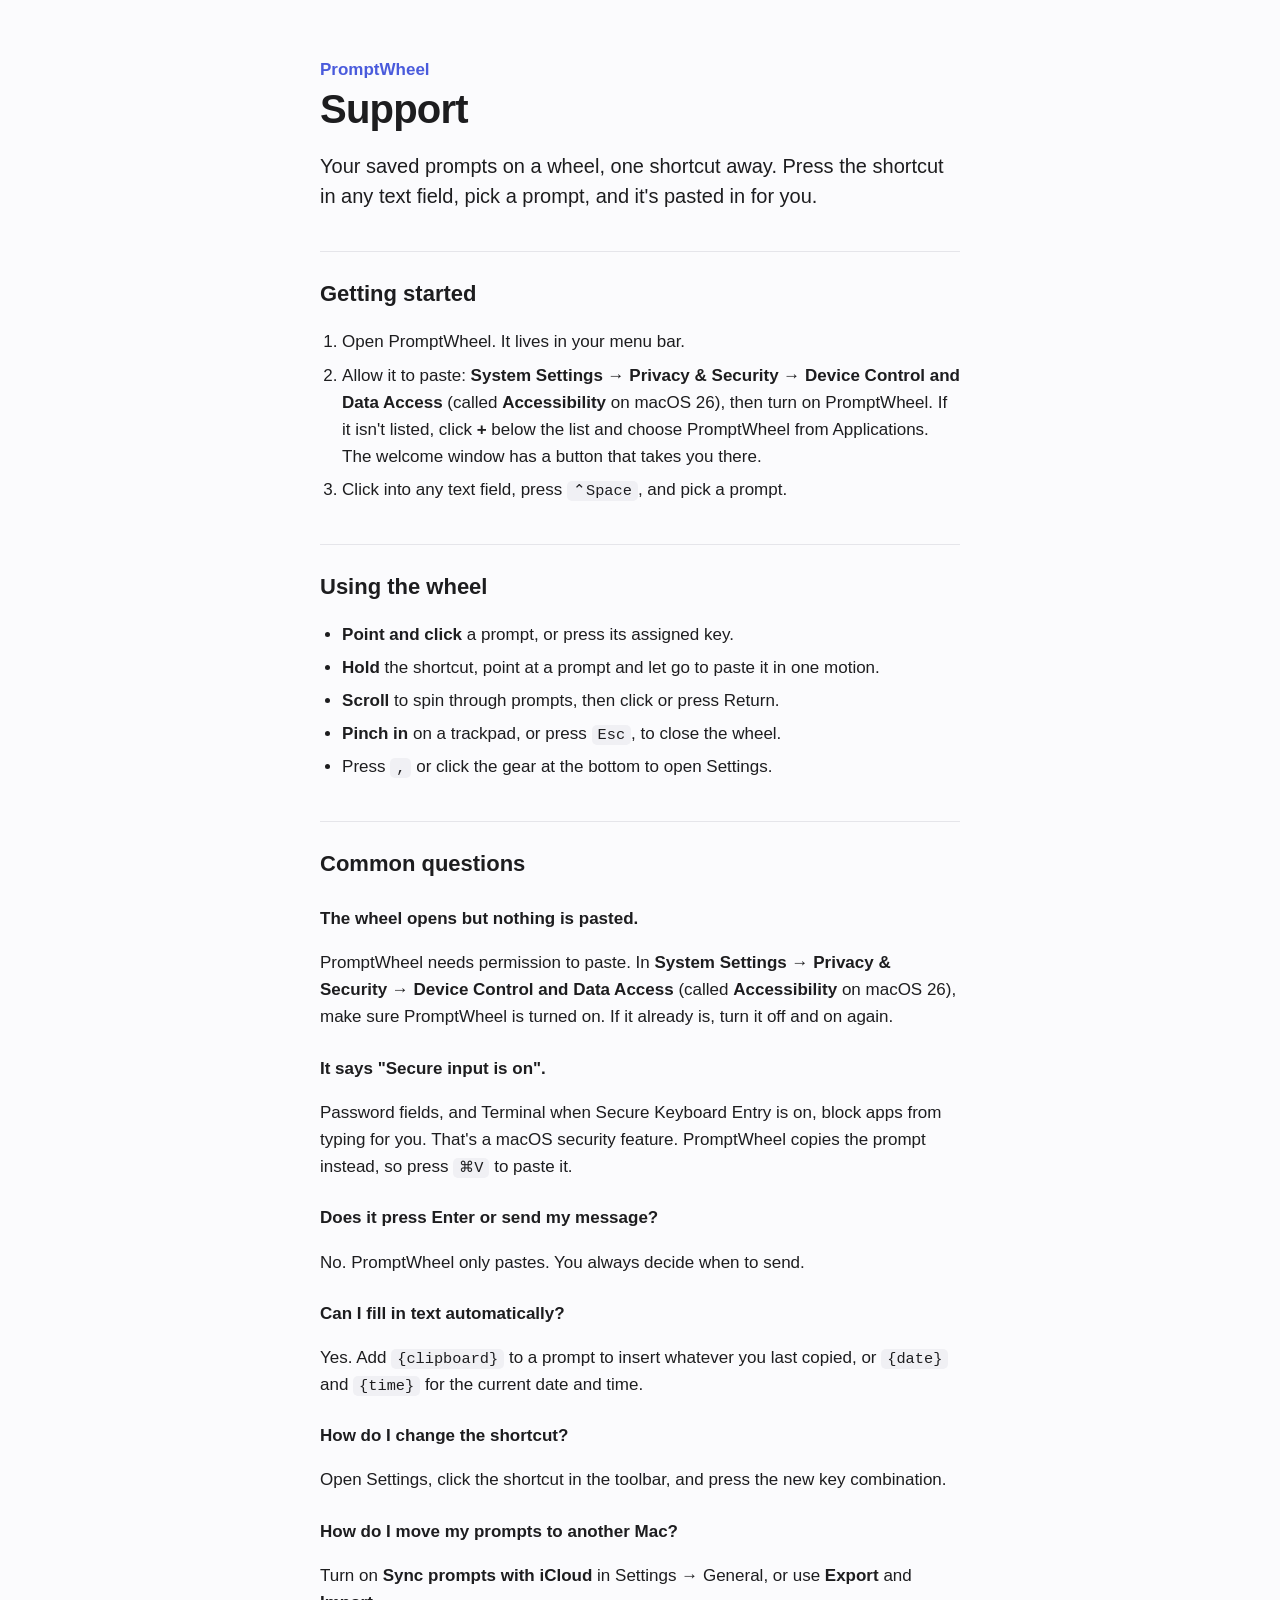
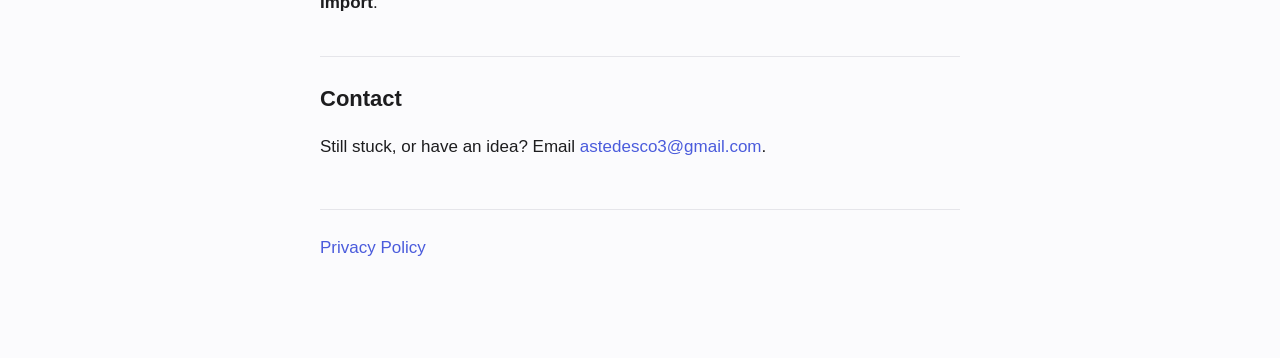
<file: index.html>
<!doctype html>
<html lang="en">
<head>
  <meta charset="utf-8">
  <meta name="viewport" content="width=device-width, initial-scale=1">
  <title>PromptWheel Support</title>
  <meta name="description" content="Help for PromptWheel, the Mac app that puts your saved AI prompts on a wheel.">
  <link rel="stylesheet" href="style.css">
</head>
<body>
  <main>
    <p class="eyebrow">PromptWheel</p>
    <h1>Support</h1>
    <p class="lead">Your saved prompts on a wheel, one shortcut away. Press the shortcut in any text field, pick a prompt, and it's pasted in for you.</p>

    <h2>Getting started</h2>
    <ol>
      <li>Open PromptWheel. It lives in your menu bar.</li>
      <li>Allow it to paste: <strong>System Settings → Privacy &amp; Security → Device Control and Data Access</strong> (called <strong>Accessibility</strong> on macOS 26), then turn on PromptWheel. If it isn't listed, click <strong>+</strong> below the list and choose PromptWheel from Applications. The welcome window has a button that takes you there.</li>
      <li>Click into any text field, press <kbd>⌃Space</kbd>, and pick a prompt.</li>
    </ol>

    <h2>Using the wheel</h2>
    <ul>
      <li><strong>Point and click</strong> a prompt, or press its assigned key.</li>
      <li><strong>Hold</strong> the shortcut, point at a prompt and let go to paste it in one motion.</li>
      <li><strong>Scroll</strong> to spin through prompts, then click or press Return.</li>
      <li><strong>Pinch in</strong> on a trackpad, or press <kbd>Esc</kbd>, to close the wheel.</li>
      <li>Press <kbd>,</kbd> or click the gear at the bottom to open Settings.</li>
    </ul>

    <h2>Common questions</h2>

    <h3>The wheel opens but nothing is pasted.</h3>
    <p>PromptWheel needs permission to paste. In <strong>System Settings → Privacy &amp; Security → Device Control and Data Access</strong> (called <strong>Accessibility</strong> on macOS 26), make sure PromptWheel is turned on. If it already is, turn it off and on again.</p>

    <h3>It says "Secure input is on".</h3>
    <p>Password fields, and Terminal when Secure Keyboard Entry is on, block apps from typing for you. That's a macOS security feature. PromptWheel copies the prompt instead, so press <kbd>⌘V</kbd> to paste it.</p>

    <h3>Does it press Enter or send my message?</h3>
    <p>No. PromptWheel only pastes. You always decide when to send.</p>

    <h3>Can I fill in text automatically?</h3>
    <p>Yes. Add <code>{clipboard}</code> to a prompt to insert whatever you last copied, or <code>{date}</code> and <code>{time}</code> for the current date and time.</p>

    <h3>How do I change the shortcut?</h3>
    <p>Open Settings, click the shortcut in the toolbar, and press the new key combination.</p>

    <h3>How do I move my prompts to another Mac?</h3>
    <p>Turn on <strong>Sync prompts with iCloud</strong> in Settings → General, or use <strong>Export</strong> and <strong>Import</strong>.</p>

    <h2>Contact</h2>
    <p>Still stuck, or have an idea? Email <a href="mailto:astedesco3@gmail.com">astedesco3@gmail.com</a>.</p>

    <p class="footer"><a href="privacy.html">Privacy Policy</a></p>
  </main>
</body>
</html>
</file>
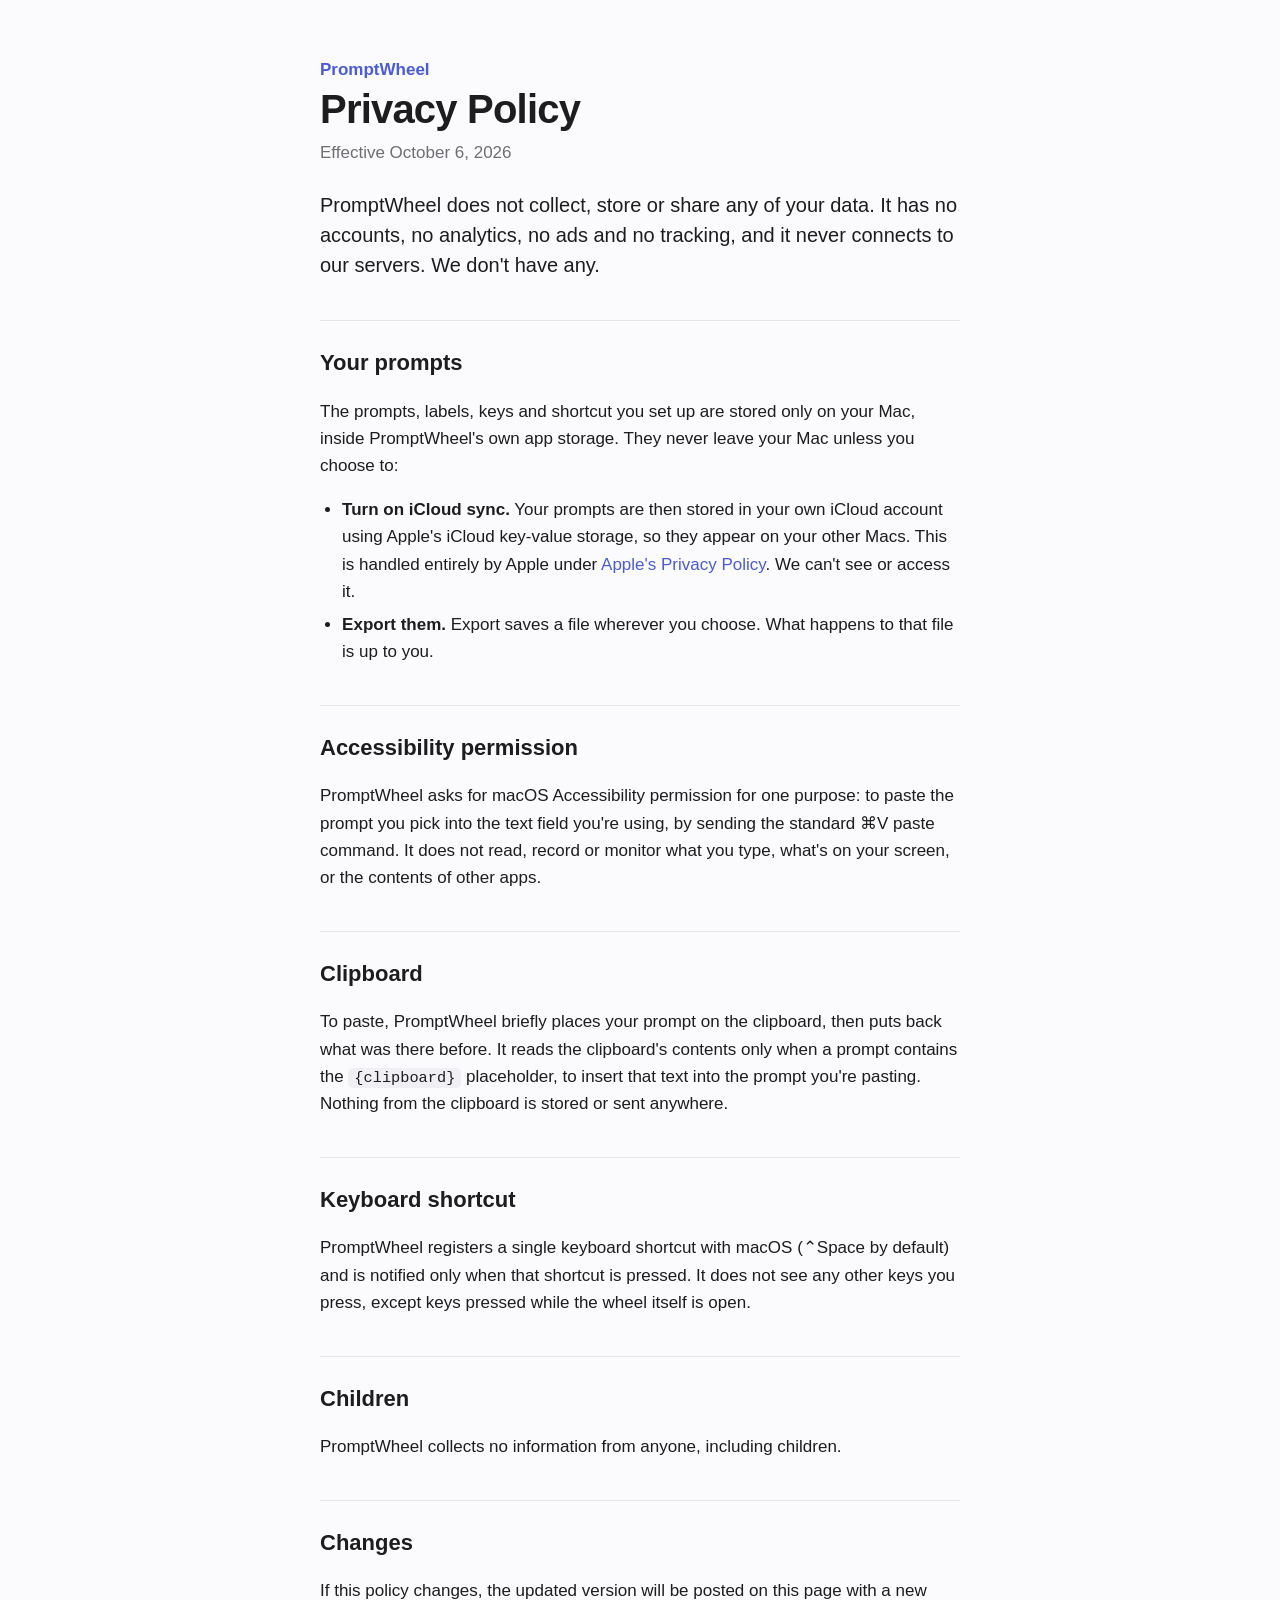
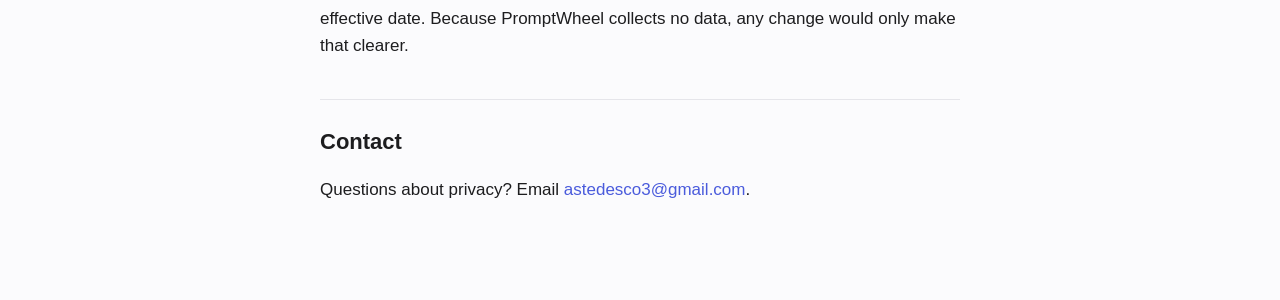
<file: privacy.html>
<!doctype html>
<html lang="en">
<head>
  <meta charset="utf-8">
  <meta name="viewport" content="width=device-width, initial-scale=1">
  <title>PromptWheel Privacy Policy</title>
  <meta name="description" content="PromptWheel does not collect, store or share any of your data.">
  <link rel="stylesheet" href="style.css">
</head>
<body>
  <main>
    <p class="eyebrow"><a href="./">PromptWheel</a></p>
    <h1>Privacy Policy</h1>
    <p class="meta">Effective October 6, 2026</p>

    <p class="lead">PromptWheel does not collect, store or share any of your data. It has no accounts, no analytics, no ads and no tracking, and it never connects to our servers. We don't have any.</p>

    <h2>Your prompts</h2>
    <p>The prompts, labels, keys and shortcut you set up are stored only on your Mac, inside PromptWheel's own app storage. They never leave your Mac unless you choose to:</p>
    <ul>
      <li><strong>Turn on iCloud sync.</strong> Your prompts are then stored in your own iCloud account using Apple's iCloud key-value storage, so they appear on your other Macs. This is handled entirely by Apple under <a href="https://www.apple.com/legal/privacy/">Apple's Privacy Policy</a>. We can't see or access it.</li>
      <li><strong>Export them.</strong> Export saves a file wherever you choose. What happens to that file is up to you.</li>
    </ul>

    <h2>Accessibility permission</h2>
    <p>PromptWheel asks for macOS Accessibility permission for one purpose: to paste the prompt you pick into the text field you're using, by sending the standard ⌘V paste command. It does not read, record or monitor what you type, what's on your screen, or the contents of other apps.</p>

    <h2>Clipboard</h2>
    <p>To paste, PromptWheel briefly places your prompt on the clipboard, then puts back what was there before. It reads the clipboard's contents only when a prompt contains the <code>{clipboard}</code> placeholder, to insert that text into the prompt you're pasting. Nothing from the clipboard is stored or sent anywhere.</p>

    <h2>Keyboard shortcut</h2>
    <p>PromptWheel registers a single keyboard shortcut with macOS (⌃Space by default) and is notified only when that shortcut is pressed. It does not see any other keys you press, except keys pressed while the wheel itself is open.</p>

    <h2>Children</h2>
    <p>PromptWheel collects no information from anyone, including children.</p>

    <h2>Changes</h2>
    <p>If this policy changes, the updated version will be posted on this page with a new effective date. Because PromptWheel collects no data, any change would only make that clearer.</p>

    <h2>Contact</h2>
    <p>Questions about privacy? Email <a href="mailto:astedesco3@gmail.com">astedesco3@gmail.com</a>.</p>
  </main>
</body>
</html>
</file>
<file: style.css>
:root {
  --bg: #fbfbfd;
  --text: #1d1d1f;
  --muted: #6e6e73;
  --accent: #4a5bdc;
  --rule: #e5e5ea;
  --code-bg: #f0f0f4;
}

@media (prefers-color-scheme: dark) {
  :root {
    --bg: #111114;
    --text: #f5f5f7;
    --muted: #a1a1a6;
    --accent: #8f9bff;
    --rule: #2c2c31;
    --code-bg: #1e1e23;
  }
}

* { box-sizing: border-box; }

body {
  margin: 0;
  background: var(--bg);
  color: var(--text);
  font: 17px/1.6 -apple-system, BlinkMacSystemFont, "SF Pro Text", "Helvetica Neue", sans-serif;
  -webkit-font-smoothing: antialiased;
}

main {
  max-width: 680px;
  margin: 0 auto;
  padding: 56px 20px 80px;
}

h1 { font-size: 40px; line-height: 1.1; letter-spacing: -0.02em; margin: 4px 0 8px; }
h2 { font-size: 22px; margin: 40px 0 8px; padding-top: 24px; border-top: 1px solid var(--rule); }
h3 { font-size: 17px; margin: 24px 0 4px; }
p, li { color: var(--text); }
ul, ol { padding-left: 1.3em; }
li { margin: 6px 0; }

a { color: var(--accent); text-decoration: none; }
a:hover { text-decoration: underline; }

.eyebrow { margin: 0; font-weight: 600; color: var(--accent); }
.meta { color: var(--muted); margin: 0 0 24px; }
.lead { font-size: 20px; line-height: 1.5; }
.footer { margin-top: 48px; padding-top: 24px; border-top: 1px solid var(--rule); color: var(--muted); }

code, kbd {
  font: 0.9em ui-monospace, "SF Mono", Menlo, monospace;
  background: var(--code-bg);
  padding: 1px 6px;
  border-radius: 5px;
}
</file>
